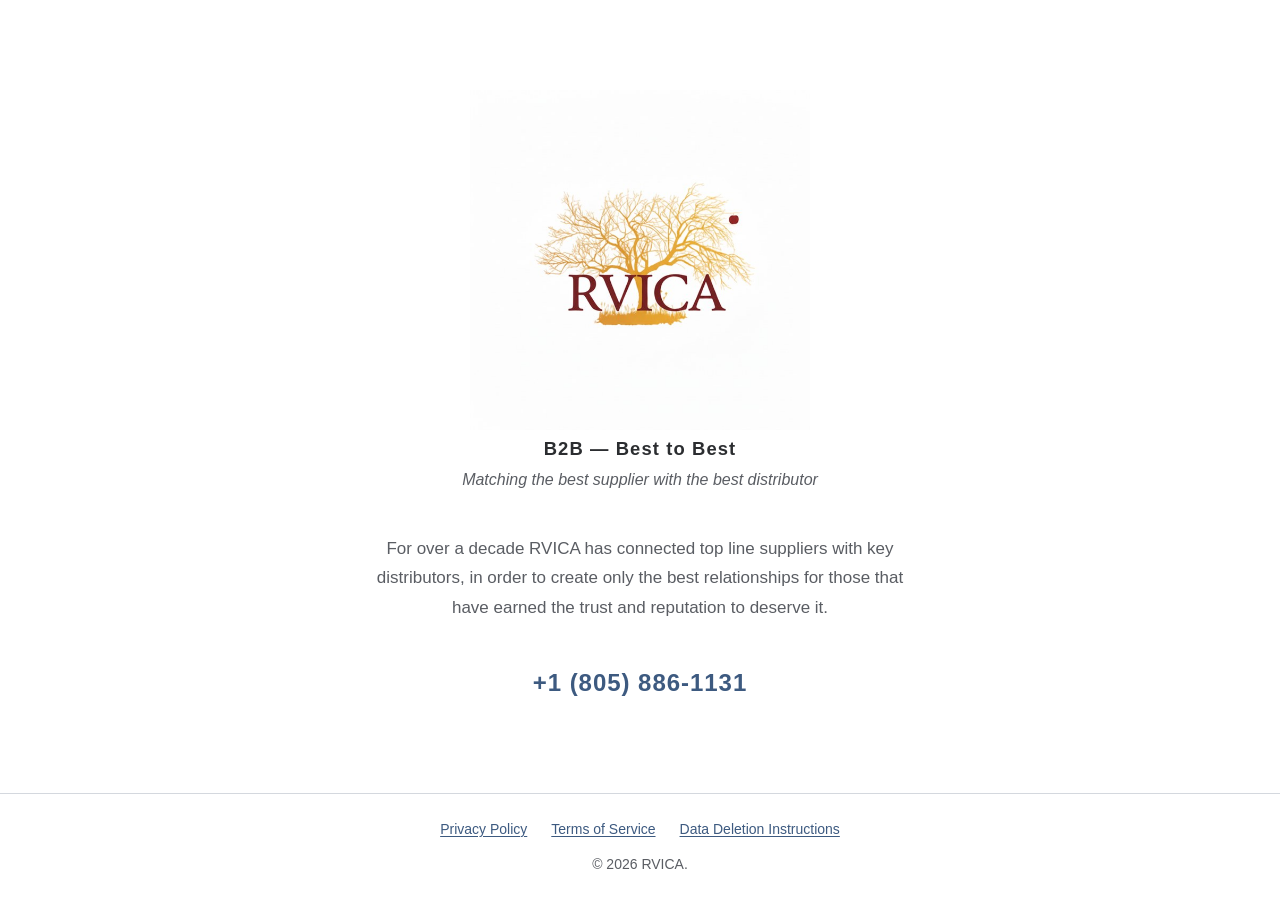
<file: index.html>
<!DOCTYPE html>
<html lang="en">
<head>
  <meta charset="utf-8">
  <meta name="viewport" content="width=device-width, initial-scale=1">
  <title>RVICA — B2B Consulting</title>
  <meta name="description" content="RVICA connects top-line suppliers with key distributors. B2B — Best to Best.">
  <link rel="stylesheet" href="styles.css">
</head>
<body>

  <main class="home-main">
    <h1 class="home-title"><img src="rvica-logo.jpg" alt="RVICA" class="home-logo" width="640" height="640"></h1>
    <p class="home-tagline">B2B &mdash; Best to Best</p>
    <p class="home-tagline-sub">Matching the best supplier with the best distributor</p>

    <p class="home-body">
      For over a decade RVICA has connected top line suppliers with key
      distributors, in order to create only the best relationships for those
      that have earned the trust and reputation to deserve it.
    </p>

    <p class="home-phone">
      <a href="tel:+18058861131">+1 (805) 886-1131</a>
    </p>
  </main>

  <footer class="site-footer">
    <ul class="footer-links">
      <li><a href="privacy.html">Privacy Policy</a></li>
      <li><a href="terms.html">Terms of Service</a></li>
      <li><a href="data-deletion.html">Data Deletion Instructions</a></li>
    </ul>
    <p>&copy; 2026 RVICA.</p>
  </footer>

</body>
</html>
</file>
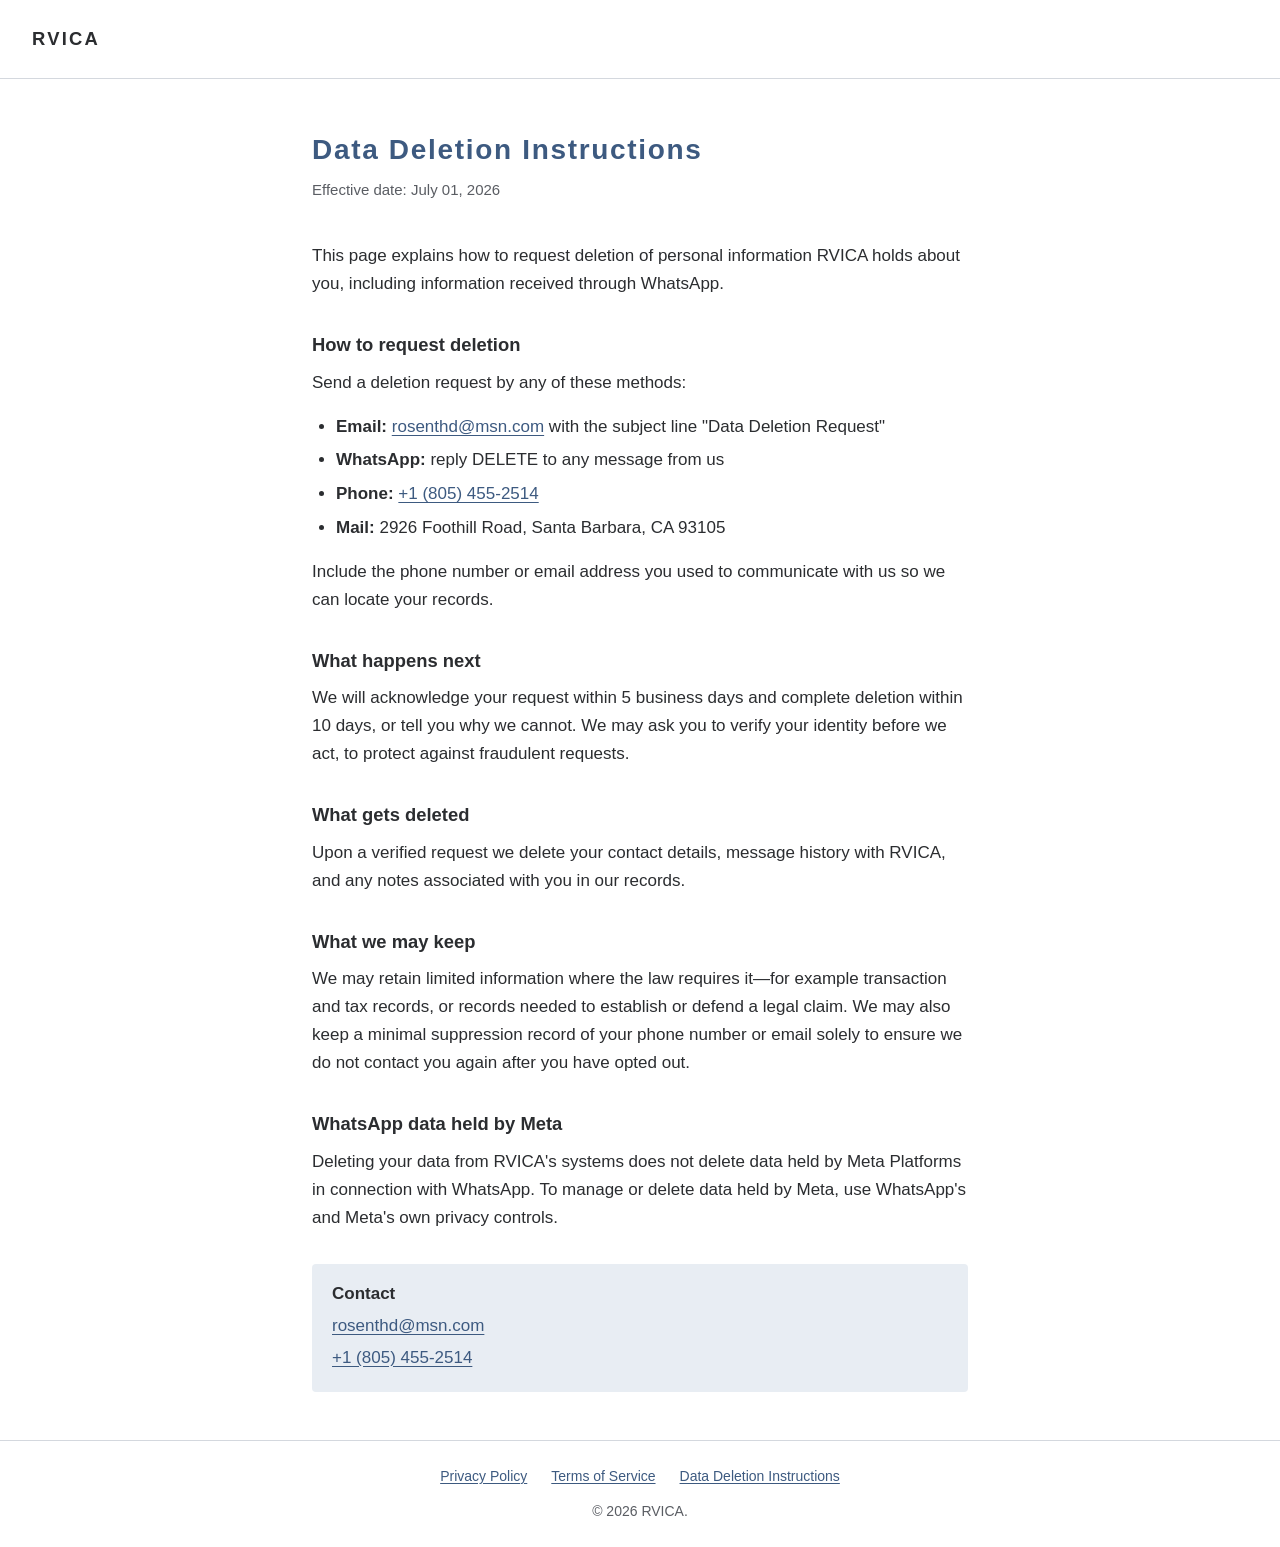
<file: data-deletion.html>
<!DOCTYPE html>
<html lang="en">
<head>
  <meta charset="utf-8">
  <meta name="viewport" content="width=device-width, initial-scale=1">
  <title>Data Deletion Instructions — RVICA</title>
  <meta name="description" content="How to request deletion of personal information RVICA holds about you.">
  <link rel="stylesheet" href="styles.css">
</head>
<body>

  <header class="site-header">
    <a href="index.html" class="site-name">RVICA</a>
  </header>

  <main class="legal-main">
    <h1>Data Deletion Instructions</h1>
    <p class="effective-date">Effective date: July 01, 2026</p>

    <p>
      This page explains how to request deletion of personal information RVICA holds
      about you, including information received through WhatsApp.
    </p>

    <h2>How to request deletion</h2>
    <p>Send a deletion request by any of these methods:</p>
    <ul>
      <li><strong>Email:</strong> <a href="mailto:rosenthd@msn.com?subject=Data%20Deletion%20Request">rosenthd@msn.com</a> with the subject line "Data Deletion Request"</li>
      <li><strong>WhatsApp:</strong> reply DELETE to any message from us</li>
      <li><strong>Phone:</strong> <a href="tel:+18054552514">+1 (805) 455-2514</a></li>
      <li><strong>Mail:</strong> 2926 Foothill Road, Santa Barbara, CA 93105</li>
    </ul>
    <p>
      Include the phone number or email address you used to communicate with us so
      we can locate your records.
    </p>

    <h2>What happens next</h2>
    <p>
      We will acknowledge your request within 5 business days and complete deletion
      within 10 days, or tell you why we cannot. We may ask you to verify your
      identity before we act, to protect against fraudulent requests.
    </p>

    <h2>What gets deleted</h2>
    <p>
      Upon a verified request we delete your contact details, message history with
      RVICA, and any notes associated with you in our records.
    </p>

    <h2>What we may keep</h2>
    <p>
      We may retain limited information where the law requires it&mdash;for example
      transaction and tax records, or records needed to establish or defend a legal
      claim. We may also keep a minimal suppression record of your phone number or
      email solely to ensure we do not contact you again after you have opted out.
    </p>

    <h2>WhatsApp data held by Meta</h2>
    <p>
      Deleting your data from RVICA's systems does not delete data held by Meta
      Platforms in connection with WhatsApp. To manage or delete data held by Meta,
      use WhatsApp's and Meta's own privacy controls.
    </p>

    <div class="contact-block">
      <p><strong>Contact</strong></p>
      <p><a href="mailto:rosenthd@msn.com">rosenthd@msn.com</a></p>
      <p><a href="tel:+18054552514">+1 (805) 455-2514</a></p>
    </div>
  </main>

  <footer class="site-footer">
    <ul class="footer-links">
      <li><a href="privacy.html">Privacy Policy</a></li>
      <li><a href="terms.html">Terms of Service</a></li>
      <li><a href="data-deletion.html">Data Deletion Instructions</a></li>
    </ul>
    <p>&copy; 2026 RVICA.</p>
  </footer>

</body>
</html>
</file>
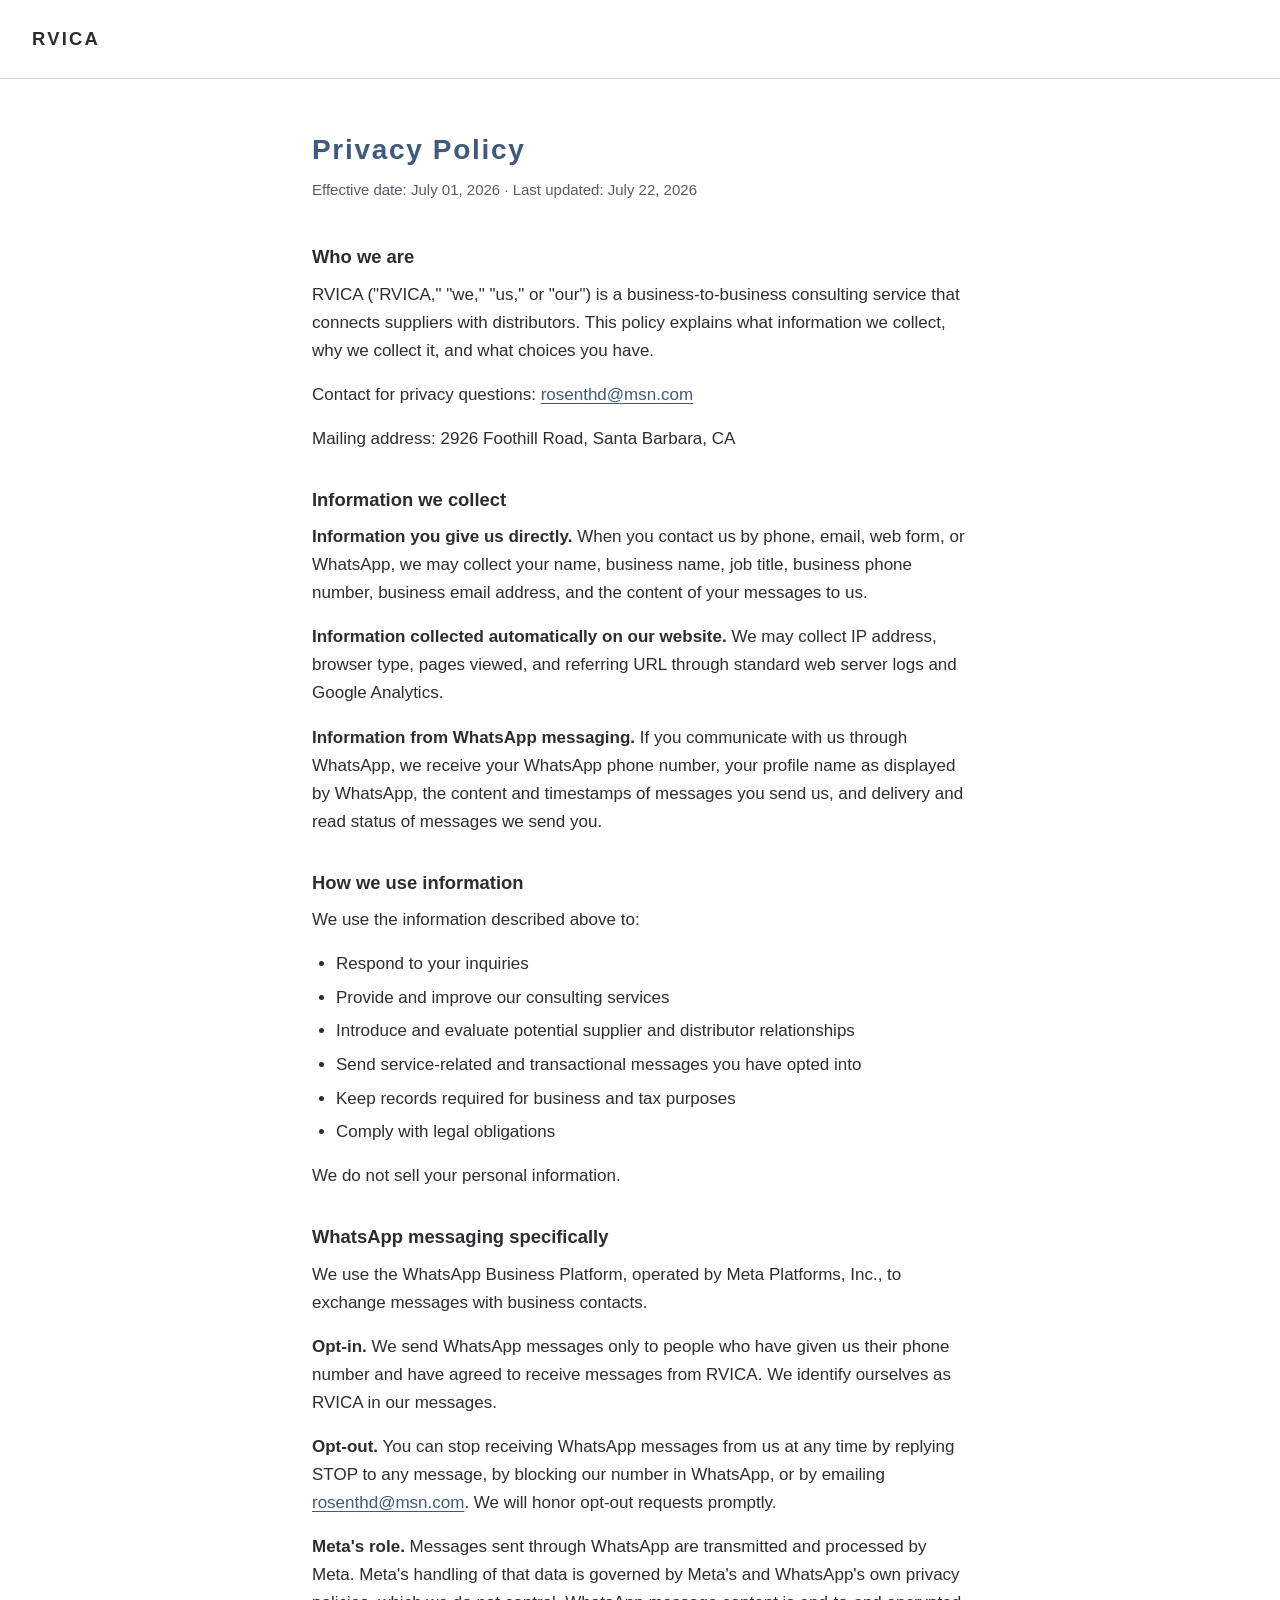
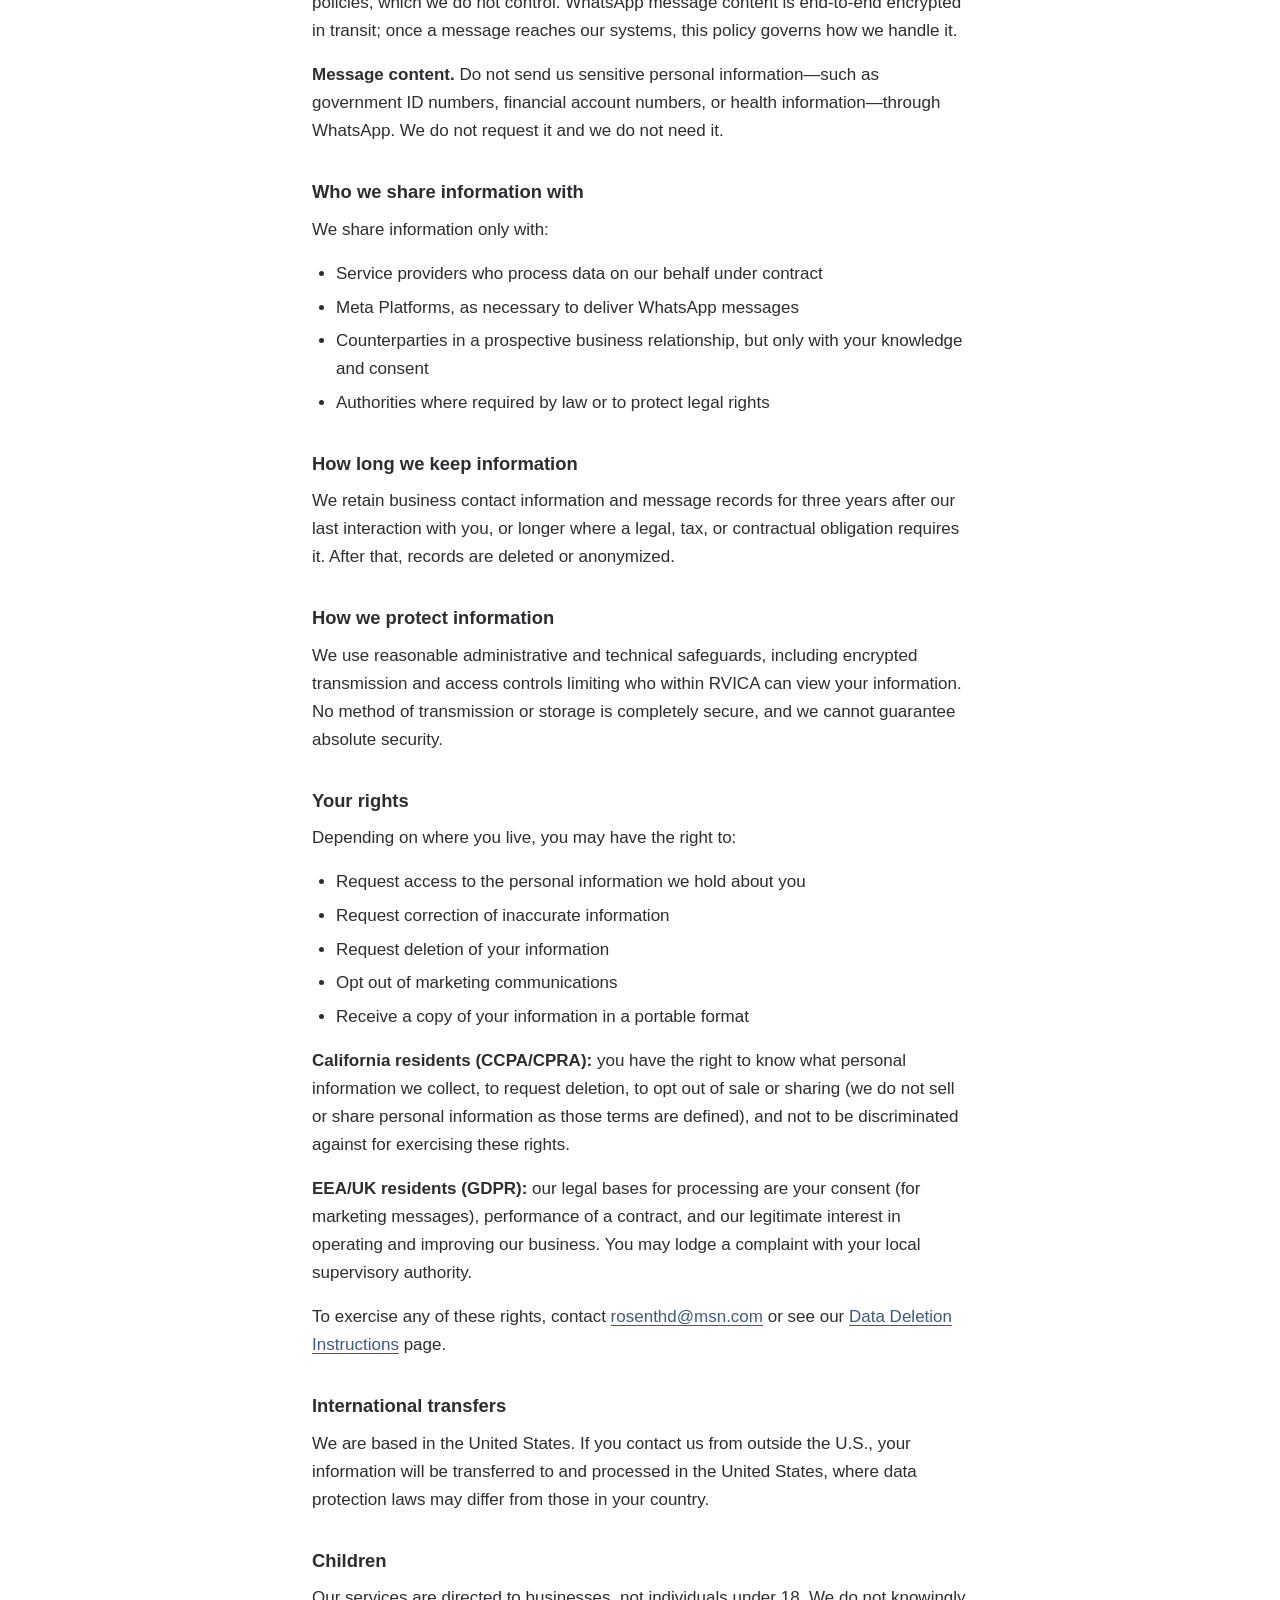
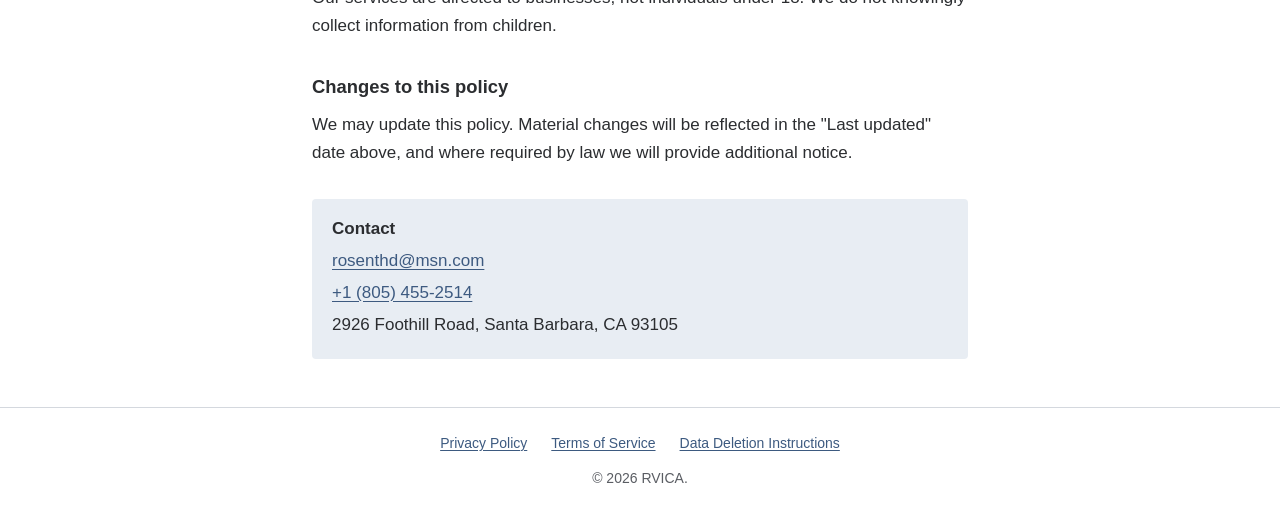
<file: privacy.html>
<!DOCTYPE html>
<html lang="en">
<head>
  <meta charset="utf-8">
  <meta name="viewport" content="width=device-width, initial-scale=1">
  <title>Privacy Policy — RVICA</title>
  <meta name="description" content="RVICA privacy policy — what information we collect and how we use it.">
  <link rel="stylesheet" href="styles.css">
</head>
<body>

  <header class="site-header">
    <a href="index.html" class="site-name">RVICA</a>
  </header>

  <main class="legal-main">
    <h1>Privacy Policy</h1>
    <p class="effective-date">Effective date: July 01, 2026 &middot; Last updated: July 22, 2026</p>

    <h2>Who we are</h2>
    <p>
      RVICA ("RVICA," "we," "us," or "our") is a business-to-business consulting
      service that connects suppliers with distributors. This policy explains what
      information we collect, why we collect it, and what choices you have.
    </p>
    <p>Contact for privacy questions: <a href="mailto:rosenthd@msn.com">rosenthd@msn.com</a></p>
    <p>Mailing address: 2926 Foothill Road, Santa Barbara, CA</p>

    <h2>Information we collect</h2>
    <p>
      <strong>Information you give us directly.</strong> When you contact us by phone, email,
      web form, or WhatsApp, we may collect your name, business name, job title,
      business phone number, business email address, and the content of your messages to us.
    </p>
    <p>
      <strong>Information collected automatically on our website.</strong> We may collect IP
      address, browser type, pages viewed, and referring URL through standard web
      server logs and Google Analytics.
    </p>
    <p>
      <strong>Information from WhatsApp messaging.</strong> If you communicate with us through
      WhatsApp, we receive your WhatsApp phone number, your profile name as
      displayed by WhatsApp, the content and timestamps of messages you send us,
      and delivery and read status of messages we send you.
    </p>

    <h2>How we use information</h2>
    <p>We use the information described above to:</p>
    <ul>
      <li>Respond to your inquiries</li>
      <li>Provide and improve our consulting services</li>
      <li>Introduce and evaluate potential supplier and distributor relationships</li>
      <li>Send service-related and transactional messages you have opted into</li>
      <li>Keep records required for business and tax purposes</li>
      <li>Comply with legal obligations</li>
    </ul>
    <p>We do not sell your personal information.</p>

    <h2>WhatsApp messaging specifically</h2>
    <p>
      We use the WhatsApp Business Platform, operated by Meta Platforms, Inc., to
      exchange messages with business contacts.
    </p>
    <p>
      <strong>Opt-in.</strong> We send WhatsApp messages only to people who have given us their
      phone number and have agreed to receive messages from RVICA. We identify
      ourselves as RVICA in our messages.
    </p>
    <p>
      <strong>Opt-out.</strong> You can stop receiving WhatsApp messages from us at any time by
      replying STOP to any message, by blocking our number in WhatsApp, or by
      emailing <a href="mailto:rosenthd@msn.com">rosenthd@msn.com</a>. We will honor opt-out requests promptly.
    </p>
    <p>
      <strong>Meta's role.</strong> Messages sent through WhatsApp are transmitted and processed
      by Meta. Meta's handling of that data is governed by Meta's and WhatsApp's own
      privacy policies, which we do not control. WhatsApp message content is
      end-to-end encrypted in transit; once a message reaches our systems, this
      policy governs how we handle it.
    </p>
    <p>
      <strong>Message content.</strong> Do not send us sensitive personal information&mdash;such as
      government ID numbers, financial account numbers, or health information&mdash;through
      WhatsApp. We do not request it and we do not need it.
    </p>

    <h2>Who we share information with</h2>
    <p>We share information only with:</p>
    <ul>
      <li>Service providers who process data on our behalf under contract</li>
      <li>Meta Platforms, as necessary to deliver WhatsApp messages</li>
      <li>Counterparties in a prospective business relationship, but only with your knowledge and consent</li>
      <li>Authorities where required by law or to protect legal rights</li>
    </ul>

    <h2>How long we keep information</h2>
    <p>
      We retain business contact information and message records for three years
      after our last interaction with you, or longer where a legal, tax, or
      contractual obligation requires it. After that, records are deleted or anonymized.
    </p>

    <h2>How we protect information</h2>
    <p>
      We use reasonable administrative and technical safeguards, including encrypted
      transmission and access controls limiting who within RVICA can view your
      information. No method of transmission or storage is completely secure, and we
      cannot guarantee absolute security.
    </p>

    <h2>Your rights</h2>
    <p>Depending on where you live, you may have the right to:</p>
    <ul>
      <li>Request access to the personal information we hold about you</li>
      <li>Request correction of inaccurate information</li>
      <li>Request deletion of your information</li>
      <li>Opt out of marketing communications</li>
      <li>Receive a copy of your information in a portable format</li>
    </ul>
    <p>
      <strong>California residents (CCPA/CPRA):</strong> you have the right to know what personal
      information we collect, to request deletion, to opt out of sale or sharing (we
      do not sell or share personal information as those terms are defined), and not
      to be discriminated against for exercising these rights.
    </p>
    <p>
      <strong>EEA/UK residents (GDPR):</strong> our legal bases for processing are your consent
      (for marketing messages), performance of a contract, and our legitimate
      interest in operating and improving our business. You may lodge a complaint
      with your local supervisory authority.
    </p>
    <p>
      To exercise any of these rights, contact
      <a href="mailto:rosenthd@msn.com">rosenthd@msn.com</a> or see our
      <a href="data-deletion.html">Data Deletion Instructions</a> page.
    </p>

    <h2>International transfers</h2>
    <p>
      We are based in the United States. If you contact us from outside the U.S.,
      your information will be transferred to and processed in the United States,
      where data protection laws may differ from those in your country.
    </p>

    <h2>Children</h2>
    <p>
      Our services are directed to businesses, not individuals under 18. We do not
      knowingly collect information from children.
    </p>

    <h2>Changes to this policy</h2>
    <p>
      We may update this policy. Material changes will be reflected in the "Last
      updated" date above, and where required by law we will provide additional notice.
    </p>

    <div class="contact-block">
      <p><strong>Contact</strong></p>
      <p><a href="mailto:rosenthd@msn.com">rosenthd@msn.com</a></p>
      <p><a href="tel:+18054552514">+1 (805) 455-2514</a></p>
      <p>2926 Foothill Road, Santa Barbara, CA 93105</p>
    </div>
  </main>

  <footer class="site-footer">
    <ul class="footer-links">
      <li><a href="privacy.html">Privacy Policy</a></li>
      <li><a href="terms.html">Terms of Service</a></li>
      <li><a href="data-deletion.html">Data Deletion Instructions</a></li>
    </ul>
    <p>&copy; 2026 RVICA.</p>
  </footer>

</body>
</html>
</file>
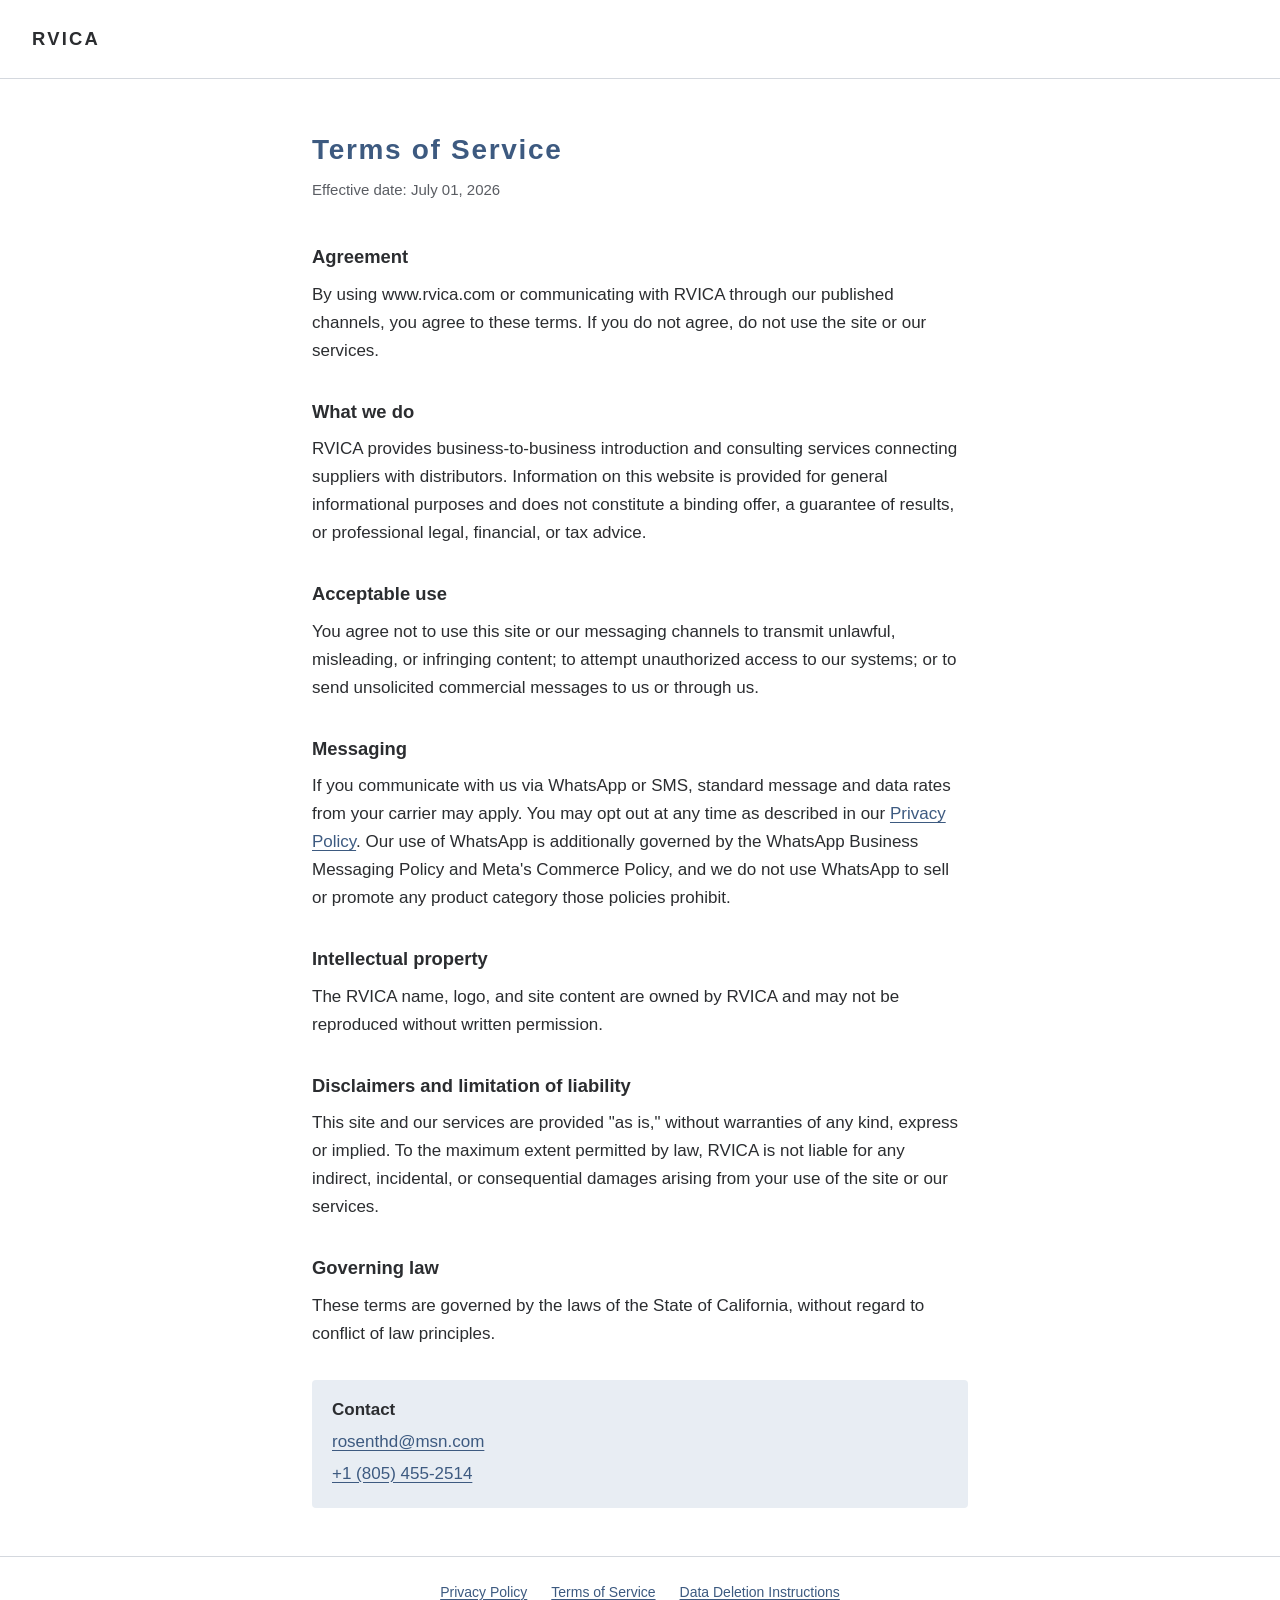
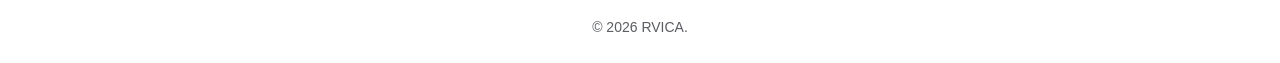
<file: terms.html>
<!DOCTYPE html>
<html lang="en">
<head>
  <meta charset="utf-8">
  <meta name="viewport" content="width=device-width, initial-scale=1">
  <title>Terms of Service — RVICA</title>
  <meta name="description" content="RVICA terms of service for use of rvica.com and our communication channels.">
  <link rel="stylesheet" href="styles.css">
</head>
<body>

  <header class="site-header">
    <a href="index.html" class="site-name">RVICA</a>
  </header>

  <main class="legal-main">
    <h1>Terms of Service</h1>
    <p class="effective-date">Effective date: July 01, 2026</p>

    <h2>Agreement</h2>
    <p>
      By using www.rvica.com or communicating with RVICA through our published
      channels, you agree to these terms. If you do not agree, do not use the site
      or our services.
    </p>

    <h2>What we do</h2>
    <p>
      RVICA provides business-to-business introduction and consulting services
      connecting suppliers with distributors. Information on this website is
      provided for general informational purposes and does not constitute a binding
      offer, a guarantee of results, or professional legal, financial, or tax advice.
    </p>

    <h2>Acceptable use</h2>
    <p>
      You agree not to use this site or our messaging channels to transmit unlawful,
      misleading, or infringing content; to attempt unauthorized access to our
      systems; or to send unsolicited commercial messages to us or through us.
    </p>

    <h2>Messaging</h2>
    <p>
      If you communicate with us via WhatsApp or SMS, standard message and data
      rates from your carrier may apply. You may opt out at any time as described in
      our <a href="privacy.html">Privacy Policy</a>. Our use of WhatsApp is additionally governed by the
      WhatsApp Business Messaging Policy and Meta's Commerce Policy, and we do not
      use WhatsApp to sell or promote any product category those policies prohibit.
    </p>

    <h2>Intellectual property</h2>
    <p>
      The RVICA name, logo, and site content are owned by RVICA and may not be
      reproduced without written permission.
    </p>

    <h2>Disclaimers and limitation of liability</h2>
    <p>
      This site and our services are provided "as is," without warranties of any
      kind, express or implied. To the maximum extent permitted by law, RVICA is not
      liable for any indirect, incidental, or consequential damages arising from your
      use of the site or our services.
    </p>

    <h2>Governing law</h2>
    <p>
      These terms are governed by the laws of the State of California, without regard to
      conflict of law principles.
    </p>

    <div class="contact-block">
      <p><strong>Contact</strong></p>
      <p><a href="mailto:rosenthd@msn.com">rosenthd@msn.com</a></p>
      <p><a href="tel:+18054552514">+1 (805) 455-2514</a></p>
    </div>
  </main>

  <footer class="site-footer">
    <ul class="footer-links">
      <li><a href="privacy.html">Privacy Policy</a></li>
      <li><a href="terms.html">Terms of Service</a></li>
      <li><a href="data-deletion.html">Data Deletion Instructions</a></li>
    </ul>
    <p>&copy; 2026 RVICA.</p>
  </footer>

</body>
</html>
</file>
<file: styles.css>
*,
*::before,
*::after {
  box-sizing: border-box;
  margin: 0;
  padding: 0;
}

:root {
  --color-bg: #ffffff;
  --color-text: #2b2d30;
  --color-text-light: #5a5d63;
  --color-accent: #3d5a80;
  --color-accent-light: #e8edf3;
  --color-border: #d4d8de;
  --color-link-hover: #2c4260;
  --font-body: -apple-system, BlinkMacSystemFont, "Segoe UI", Roboto, "Helvetica Neue", Arial, sans-serif;
  --max-width-page: 720px;
  --max-width-site: 960px;
}

html {
  font-size: 100%;
  -webkit-text-size-adjust: 100%;
}

body {
  font-family: var(--font-body);
  font-size: 1.0625rem;
  line-height: 1.65;
  color: var(--color-text);
  background: var(--color-bg);
  min-height: 100vh;
  display: flex;
  flex-direction: column;
}

a {
  color: var(--color-accent);
  text-decoration-thickness: 1px;
  text-underline-offset: 0.15em;
  transition: color 0.15s ease;
}

a:hover {
  color: var(--color-link-hover);
}

a:focus-visible {
  outline: 2px solid var(--color-accent);
  outline-offset: 3px;
  border-radius: 2px;
}

/* ---------- HEADER ---------- */

.site-header {
  padding: 1.5rem 2rem;
  border-bottom: 1px solid var(--color-border);
}

.site-header a {
  text-decoration: none;
  color: var(--color-text);
}

.site-header a:hover {
  color: var(--color-accent);
}

.site-name {
  font-size: 1.15rem;
  font-weight: 600;
  letter-spacing: 0.12em;
  text-transform: uppercase;
}

/* ---------- MAIN (home) ---------- */

.home-main {
  flex: 1;
  display: flex;
  flex-direction: column;
  justify-content: center;
  align-items: center;
  text-align: center;
  padding: 4rem 2rem;
  max-width: var(--max-width-site);
  margin: 0 auto;
  width: 100%;
}

.home-title {
  font-size: 2.75rem;
  font-weight: 700;
  letter-spacing: 0.15em;
  color: var(--color-accent);
  margin-bottom: 0.25rem;
}

.home-logo {
  display: block;
  width: min(340px, 75vw);
  height: auto;
  margin: 0 auto;
}

.home-tagline {
  font-size: 1.15rem;
  font-weight: 600;
  letter-spacing: 0.06em;
  color: var(--color-text);
  margin-bottom: 0.15rem;
}

.home-tagline-sub {
  font-size: 1rem;
  font-style: italic;
  color: var(--color-text-light);
  margin-bottom: 2.5rem;
}

.home-body {
  max-width: 540px;
  font-size: 1.0625rem;
  line-height: 1.75;
  color: var(--color-text-light);
  margin-bottom: 2.5rem;
}

.home-phone {
  font-size: 1.5rem;
  font-weight: 600;
  letter-spacing: 0.04em;
}

.home-phone a {
  color: var(--color-accent);
  text-decoration: none;
}

.home-phone a:hover {
  text-decoration: underline;
}

/* ---------- MAIN (legal pages) ---------- */

.legal-main {
  flex: 1;
  max-width: var(--max-width-page);
  margin: 0 auto;
  padding: 3rem 2rem;
  width: 100%;
}

.legal-main h1 {
  font-size: 1.75rem;
  font-weight: 700;
  letter-spacing: 0.06em;
  color: var(--color-accent);
  margin-bottom: 0.25rem;
}

.legal-main .effective-date {
  font-size: 0.9375rem;
  color: var(--color-text-light);
  margin-bottom: 2.5rem;
}

.legal-main h2 {
  font-size: 1.15rem;
  font-weight: 600;
  color: var(--color-text);
  margin-top: 2rem;
  margin-bottom: 0.5rem;
}

.legal-main p {
  margin-bottom: 1rem;
}

.legal-main ul,
.legal-main ol {
  margin-bottom: 1rem;
  padding-left: 1.5rem;
}

.legal-main li {
  margin-bottom: 0.35rem;
}

.legal-main .contact-block {
  margin-top: 2rem;
  padding: 1rem 1.25rem;
  background: var(--color-accent-light);
  border-radius: 4px;
}

.legal-main .contact-block p {
  margin-bottom: 0.25rem;
}

/* ---------- FOOTER ---------- */

.site-footer {
  border-top: 1px solid var(--color-border);
  padding: 1.5rem 2rem;
  text-align: center;
  font-size: 0.875rem;
  color: var(--color-text-light);
}

.footer-links {
  list-style: none;
  display: flex;
  justify-content: center;
  gap: 1.5rem;
  flex-wrap: wrap;
  margin-bottom: 0.75rem;
}

.footer-links a {
  font-size: 0.875rem;
}

/* ---------- RESPONSIVE ---------- */

@media (max-width: 600px) {
  .home-title {
    font-size: 2rem;
  }

  .home-tagline {
    font-size: 1rem;
  }

  .home-phone {
    font-size: 1.25rem;
  }

  .home-main {
    padding: 3rem 1.25rem;
  }

  .legal-main {
    padding: 2rem 1.25rem;
  }

  .legal-main h1 {
    font-size: 1.35rem;
  }

  .footer-links {
    flex-direction: column;
    gap: 0.5rem;
  }
}

/* ---------- REDUCED MOTION ---------- */

@media (prefers-reduced-motion: reduce) {
  a {
    transition: none;
  }
}
</file>
